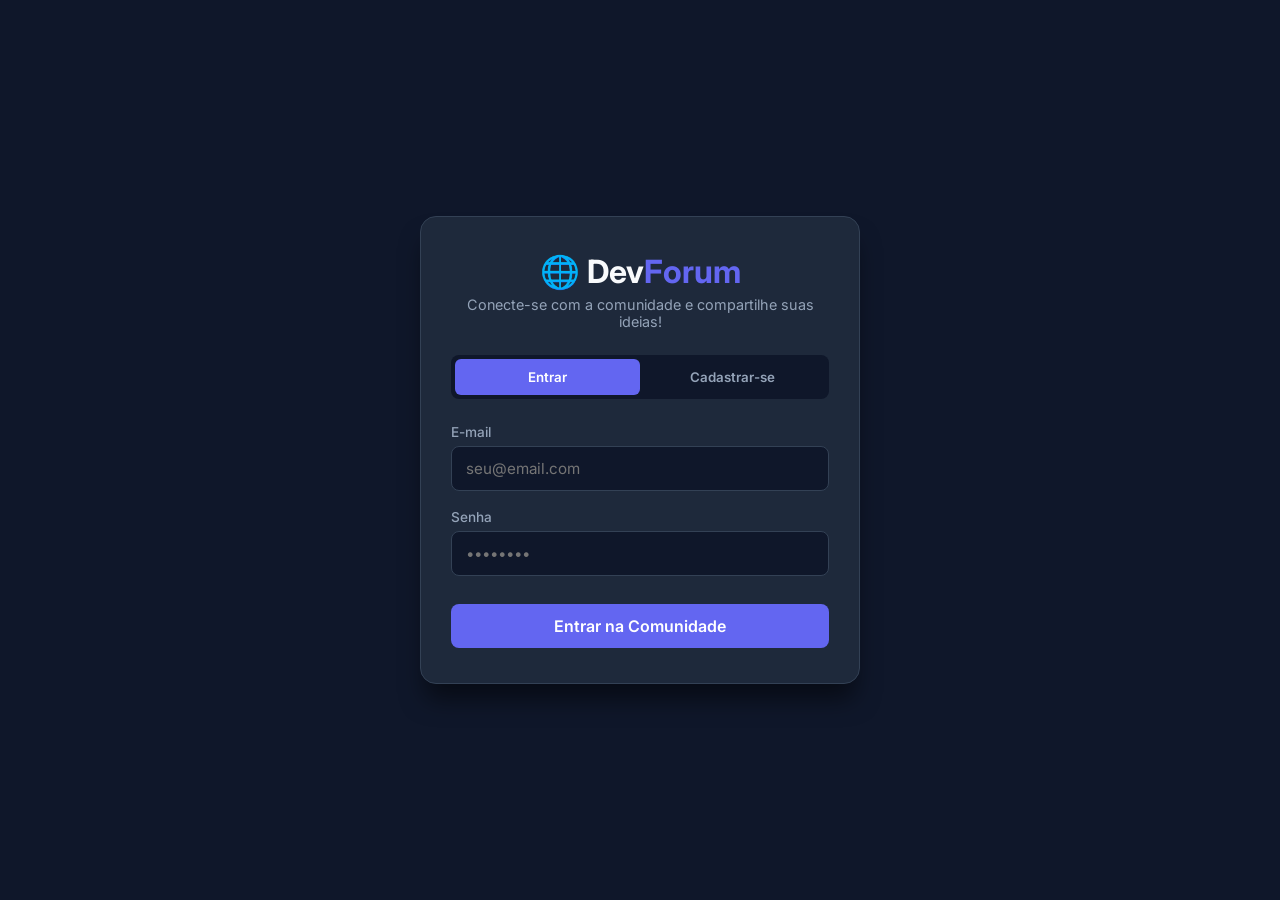
<file: index.html>
<!DOCTYPE html>
<html lang="pt-BR">
<head>
    <meta charset="UTF-8">
    <meta name="viewport" content="width=device-width, initial-scale=1.0">
    <title>DevForum | Comunidade Livre</title>
    
    <!-- Favicon direto via SVG (Sem baixar imagem) -->
<link rel="icon" href="data:image/svg+xml,<svg xmlns=%22http://www.w3.org/2000/svg%22 viewBox=%220 0 100 100%22><text y=%22.9em%22 font-size=%2290%22>🌐</text></svg>">

    <!-- Google Fonts -->
    <link rel="preconnect" href="https://fonts.googleapis.com">
    <link rel="preconnect" href="https://fonts.gstatic.com" crossorigin>
    <link href="https://fonts.googleapis.com/css2?family=Inter:wght@300;400;500;600;700&display=swap" rel="stylesheet">
    
    <!-- CSS -->
    <link rel="stylesheet" href="estilo.css">
</head>
<body>

    <!-- CABEÇALHO / HEADER -->
    <header class="main-header">
        <div class="header-container">
            <a href="index.html" class="logo">
                🌐 Dev<span>Forum</span>
            </a>

            <!-- Campo de Busca no Feed -->
            <div class="search-box">
                <input type="text" id="inputBusca" placeholder="Pesquisar posts ou tópicos...">
            </div>

            <!-- Dados do Usuário Logado -->
            <div class="user-profile" id="userProfile">
                <span id="userNameDisplay">@usuario</span>
                <button id="btnLogout" class="btn-logout">Sair</button>
            </div>
        </div>
    </header>

    <!-- CONTEÚDO PRINCIPAL (LAYOUT 2 COLUNAS) -->
    <div class="app-container">
        
        <!-- SIDEBAR / BARRA LATERAL -->
        <aside class="sidebar">
            <h3>Categorias</h3>
            <ul class="category-list">
                <li class="active" data-category="todos">🌐 #todos</li>
                <li data-category="tecnologia">💻 #tecnologia</li>
                <li data-category="geral">💬 #geral</li>
                <li data-category="fitness">🏋️‍♂️ #fitness</li>
                <li data-category="setup">🖥️ #setup</li>
            </ul>
        </aside>

        <!-- ÁREA CENTRAL DO FEED -->
        <main class="feed-container">
            
            <!-- CARD DE CRIAR POST -->
            <div class="create-post-card">
                <h3>Criar uma publicação</h3>
                <form id="formCreatePost">
                    <input type="text" id="postTitle" placeholder="Título da sua publicação..." required>
                    
                    <div class="post-options">
                        <select id="postCategory" required>
                            <option value="" disabled selected>Selecione a categoria</option>
                            <option value="tecnologia">💻 Tecnologia</option>
                            <option value="geral">💬 Geral</option>
                            <option value="fitness">🏋️‍♂️ Fitness</option>
                            <option value="setup">🖥️ Setup</option>
                        </select>
                    </div>

                    <textarea id="postContent" rows="3" placeholder="No que você está pensando hoje?" required></textarea>
                    
                    <div class="card-footer">
                        <button type="submit" class="btn-primary">Publicar</button>
                    </div>
                </form>
            </div>

            <!-- FEED DE POSTAGENS (ONDE OS POSTS VÃO APARECER VIA JS) -->
            <div id="feedList" class="feed-list">
                <!-- Posts injetados dinamicamente via JS -->
            </div>

        </main>
    </div>

    <!-- SCRIPTS -->
    <script src="app.js"></script>
</body>
</html>
</file>
<file: estilo.css>
/* ==========================================
   CONFIGURAÇÕES GERAIS E VARIÁVEIS
   ========================================== */
* {
    margin: 0;
    padding: 0;
    box-sizing: border-box;
    font-family: 'Inter', sans-serif;
}

:root {
    --bg-dark: #0f172a;
    --card-bg: #1e293b;
    --text-color: #f8fafc;
    --text-secondary: #94a3b8;
    --primary: #6366f1;
    --primary-hover: #4f46e5;
    --accent: #06b6d4;
    --danger: #ef4444;
    --success: #22c55e;
    --border-color: #334155;
}

body {
    background-color: var(--bg-dark);
    color: var(--text-color);
    min-height: 100vh;
}

/* ==========================================
   TELA DE AUTENTICAÇÃO (LOGIN / CADASTRO)
   ========================================== */
.auth-body {
    display: flex;
    justify-content: center;
    align-items: center;
    padding: 20px;
}

.auth-container {
    background-color: var(--card-bg);
    border: 1px solid var(--border-color);
    border-radius: 16px;
    width: 100%;
    max-width: 440px;
    padding: 35px 30px;
    box-shadow: 0 20px 25px -5px rgba(0, 0, 0, 0.5);
}

.auth-header {
    text-align: center;
    margin-bottom: 25px;
}

.auth-header h1 {
    font-size: 2rem;
    color: var(--text-color);
}

.auth-header h1 span {
    color: var(--primary);
}

.auth-header p {
    color: var(--text-secondary);
    font-size: 0.9rem;
    margin-top: 5px;
}

.auth-tabs {
    display: flex;
    background-color: var(--bg-dark);
    padding: 4px;
    border-radius: 8px;
    margin-bottom: 25px;
}

.tab-btn {
    flex: 1;
    padding: 10px;
    border: none;
    background: transparent;
    color: var(--text-secondary);
    font-weight: 600;
    cursor: pointer;
    border-radius: 6px;
    transition: all 0.3s ease;
}

.tab-btn.active {
    background-color: var(--primary);
    color: #ffffff;
}

.auth-form {
    display: flex;
    flex-direction: column;
    gap: 18px;
}

.auth-form.hidden {
    display: none;
}

.input-group {
    display: flex;
    flex-direction: column;
    gap: 6px;
}

.input-group label {
    font-size: 0.85rem;
    color: var(--text-secondary);
    font-weight: 500;
}

.input-group input {
    background-color: var(--bg-dark);
    border: 1px solid var(--border-color);
    padding: 12px 14px;
    border-radius: 8px;
    color: var(--text-color);
    font-size: 0.95rem;
    outline: none;
    transition: border 0.3s ease;
}

.input-group input:focus {
    border-color: var(--primary);
}

.btn-primary {
    background-color: var(--primary);
    color: #ffffff;
    border: none;
    padding: 12px;
    border-radius: 8px;
    font-size: 1rem;
    font-weight: 600;
    cursor: pointer;
    transition: background 0.3s ease;
    margin-top: 10px;
}

.btn-primary:hover {
    background-color: var(--primary-hover);
}

.auth-message {
    margin-top: 15px;
    padding: 10px;
    border-radius: 6px;
    font-size: 0.9rem;
    text-align: center;
    display: none;
}

.auth-message.error {
    display: block;
    background-color: rgba(239, 68, 68, 0.2);
    color: var(--danger);
    border: 1px solid var(--danger);
}

.auth-message.success {
    display: block;
    background-color: rgba(34, 197, 94, 0.2);
    color: var(--success);
    border: 1px solid var(--success);
}

/* ==========================================
   LAYOUT DO FEED PRINCIPAL (INDEX.HTML)
   ========================================== */
.main-header {
    background-color: var(--card-bg);
    border-bottom: 1px solid var(--border-color);
    position: sticky;
    top: 0;
    z-index: 100;
}

.header-container {
    max-width: 1200px;
    margin: 0 auto;
    padding: 15px 20px;
    display: flex;
    justify-content: space-between;
    align-items: center;
    gap: 20px;
}

.logo {
    font-size: 1.5rem;
    font-weight: 700;
    color: var(--text-color);
    text-decoration: none;
}

.logo span {
    color: var(--primary);
}

.search-box {
    flex: 1;
    max-width: 400px;
}

.search-box input {
    width: 100%;
    background-color: var(--bg-dark);
    border: 1px solid var(--border-color);
    padding: 8px 16px;
    border-radius: 20px;
    color: var(--text-color);
    outline: none;
}

.user-profile {
    display: flex;
    align-items: center;
    gap: 15px;
    font-weight: 600;
    color: var(--accent);
}

.btn-logout {
    background-color: rgba(239, 68, 68, 0.2);
    color: var(--danger);
    border: 1px solid var(--danger);
    padding: 6px 14px;
    border-radius: 6px;
    cursor: pointer;
    font-weight: 600;
    transition: all 0.3s ease;
}

.btn-logout:hover {
    background-color: var(--danger);
    color: #fff;
}

/* ==========================================
   ESTRUTURA EM COLUNAS (APP CONTAINER)
   ========================================== */
.app-container {
    max-width: 1200px;
    margin: 25px auto;
    padding: 0 20px;
    display: grid;
    grid-template-columns: 240px 1fr;
    gap: 25px;
}

/* SIDEBAR */
.sidebar {
    background-color: var(--card-bg);
    border: 1px solid var(--border-color);
    border-radius: 12px;
    padding: 20px;
    height: fit-content;
}

.sidebar h3 {
    font-size: 1rem;
    color: var(--text-secondary);
    margin-bottom: 15px;
    text-transform: uppercase;
    letter-spacing: 0.5px;
}

.category-list {
    list-style: none;
    display: flex;
    flex-direction: column;
    gap: 8px;
}

.category-list li {
    padding: 10px 12px;
    border-radius: 8px;
    cursor: pointer;
    color: var(--text-secondary);
    font-weight: 500;
    transition: all 0.2s ease;
}

.category-list li:hover,
.category-list li.active {
    background-color: var(--bg-dark);
    color: var(--primary);
}

/* CARD DE CRIAR POST */
.create-post-card {
    background-color: var(--card-bg);
    border: 1px solid var(--border-color);
    border-radius: 12px;
    padding: 20px;
    margin-bottom: 25px;
}

.create-post-card h3 {
    font-size: 1.1rem;
    margin-bottom: 15px;
}

#formCreatePost {
    display: flex;
    flex-direction: column;
    gap: 12px;
}

#formCreatePost input,
#formCreatePost select,
#formCreatePost textarea {
    background-color: var(--bg-dark);
    border: 1px solid var(--border-color);
    padding: 12px;
    border-radius: 8px;
    color: var(--text-color);
    outline: none;
    font-size: 0.95rem;
}

#formCreatePost select option {
    background-color: var(--bg-dark);
}

.card-footer {
    display: flex;
    justify-content: flex-end;
}

/* CARD DO POST NO FEED */
.post-card {
    background-color: var(--card-bg);
    border: 1px solid var(--border-color);
    border-radius: 12px;
    padding: 20px;
    margin-bottom: 20px;
}

.post-header {
    display: flex;
    justify-content: space-between;
    align-items: center;
    margin-bottom: 12px;
}

.post-author {
    font-weight: 600;
    color: var(--accent);
}

.post-category-tag {
    background-color: var(--bg-dark);
    color: var(--primary);
    padding: 4px 10px;
    border-radius: 12px;
    font-size: 0.8rem;
    font-weight: 600;
}

.post-title {
    font-size: 1.25rem;
    margin-bottom: 10px;
}

.post-content {
    color: var(--text-secondary);
    line-height: 1.6;
    margin-bottom: 15px;
}

.post-actions {
    display: flex;
    align-items: center;
    gap: 20px;
    border-top: 1px solid var(--border-color);
    padding-top: 12px;
}

.btn-action {
    background: transparent;
    border: none;
    color: var(--text-secondary);
    cursor: pointer;
    font-size: 0.9rem;
    display: flex;
    align-items: center;
    gap: 6px;
    transition: color 0.2s ease;
}

.btn-action:hover {
    color: var(--primary);
}

.btn-delete {
    color: var(--danger);
    margin-left: auto;
}

/* RESPONSIVIDADE */
@media (max-width: 768px) {
    .app-container {
        grid-template-columns: 1fr;
    }
    
    .sidebar {
        display: none; /* Em telas pequenas focamos no feed */
    }
}

/* ==========================================
   SISTEMA DE COMENTÁRIOS
   ========================================== */
.comments-section {
    margin-top: 15px;
    padding-top: 15px;
    border-top: 1px dashed var(--border-color);
}

.comments-section.hidden {
    display: none;
}

.comments-list {
    display: flex;
    flex-direction: column;
    gap: 10px;
    margin-bottom: 15px;
}

.comment-item {
    background-color: var(--bg-dark);
    border: 1px solid var(--border-color);
    padding: 10px 14px;
    border-radius: 8px;
}

.comment-header {
    display: flex;
    justify-content: space-between;
    align-items: center;
    margin-bottom: 4px;
}

.comment-author {
    font-size: 0.85rem;
    font-weight: 600;
    color: var(--accent);
}

.comment-text {
    font-size: 0.9rem;
    color: var(--text-color);
}

.btn-delete-comment {
    background: none;
    border: none;
    color: var(--text-secondary);
    cursor: pointer;
    font-size: 0.8rem;
    transition: color 0.2s ease;
}

.btn-delete-comment:hover {
    color: var(--danger);
}

.no-comments {
    font-size: 0.85rem;
    color: var(--text-secondary);
    font-style: italic;
    margin-bottom: 10px;
}

.comment-form {
    display: flex;
    gap: 10px;
}

.comment-form input {
    flex: 1;
    background-color: var(--bg-dark);
    border: 1px solid var(--border-color);
    padding: 8px 12px;
    border-radius: 6px;
    color: var(--text-color);
    font-size: 0.9rem;
    outline: none;
}

.comment-form input:focus {
    border-color: var(--primary);
}

.btn-sm {
    padding: 8px 16px;
    font-size: 0.85rem;
    margin-top: 0;
}

/* ==========================================
   FORMULÁRIO DE EDIÇÃO INLINE DO POST
   ========================================== */
.edit-post-form {
    display: flex;
    flex-direction: column;
    gap: 12px;
}

.edit-post-form h3 {
    font-size: 1rem;
    color: var(--primary);
}

.edit-post-form input,
.edit-post-form select,
.edit-post-form textarea {
    background-color: var(--bg-dark);
    border: 1px solid var(--border-color);
    padding: 10px;
    border-radius: 8px;
    color: var(--text-color);
    outline: none;
    font-size: 0.95rem;
}

.edit-actions {
    display: flex;
    gap: 10px;
    justify-content: flex-end;
}

.btn-secondary {
    background-color: transparent;
    border: 1px solid var(--border-color);
    color: var(--text-secondary);
    border-radius: 6px;
    cursor: pointer;
    transition: all 0.2s ease;
}

.btn-secondary:hover {
    background-color: var(--bg-dark);
    color: var(--text-color);
}

.btn-edit {
    color: #f59e0b;
}

.btn-edit:hover {
    color: #d97706;
}

/* ==========================================
   AJUSTES FINOS DE RESPONSIVIDADE MOBILE
   ========================================== */
@media (max-width: 768px) {
    .header-container {
        flex-wrap: wrap;
        gap: 12px;
        padding: 12px 15px;
    }

    .search-box {
        order: 3; /* Move a busca para a linha de baixo no telemóvel */
        max-width: 100%;
        width: 100%;
    }

    .user-profile {
        font-size: 0.9rem;
    }

    .app-container {
        margin: 15px auto;
        padding: 0 12px;
    }

    .create-post-card, .post-card {
        padding: 15px;
    }

    .post-title {
        font-size: 1.1rem;
    }

    .post-actions {
        flex-wrap: wrap;
        gap: 12px;
    }

    .btn-delete, .btn-edit {
        margin-left: 0;
    }

    .edit-actions {
        flex-direction: column;
    }

    .comment-form {
        flex-direction: column;
    }

    .comment-form button {
        width: 100%;
    }
}
</file>
